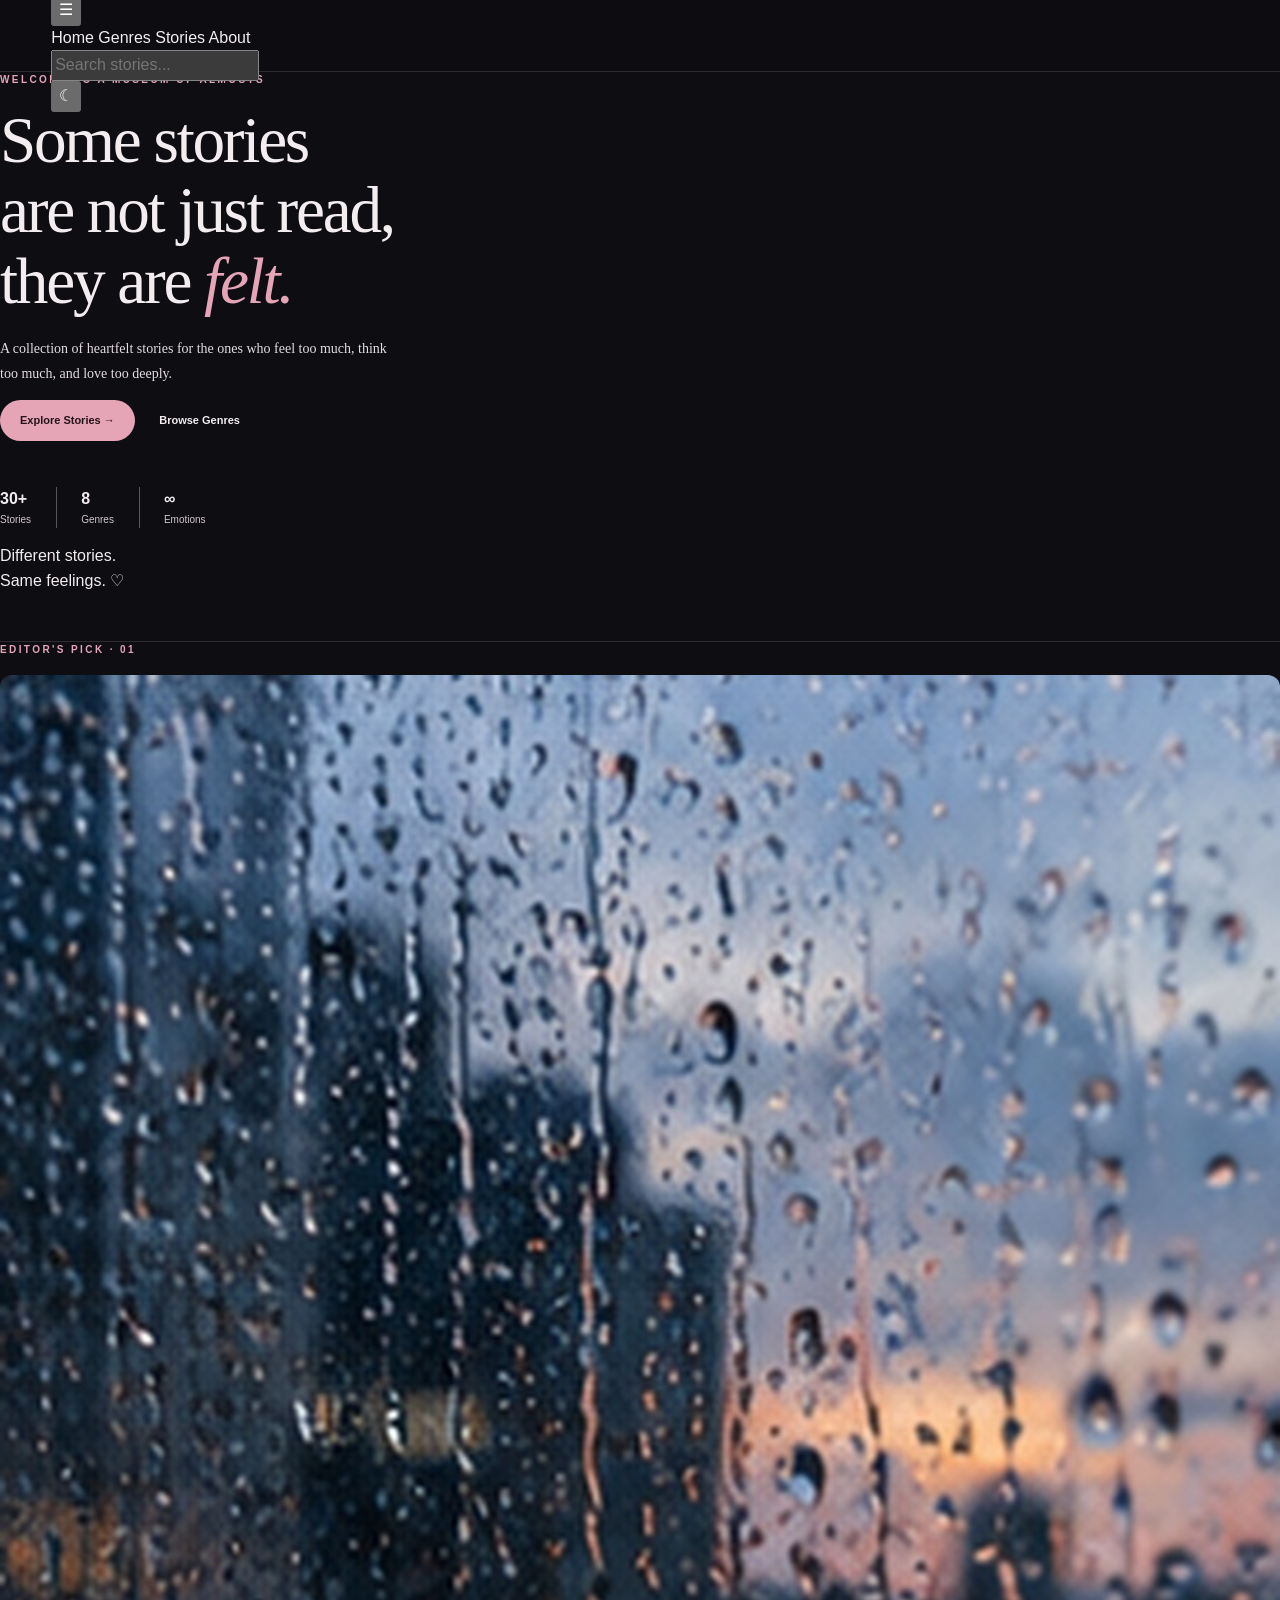
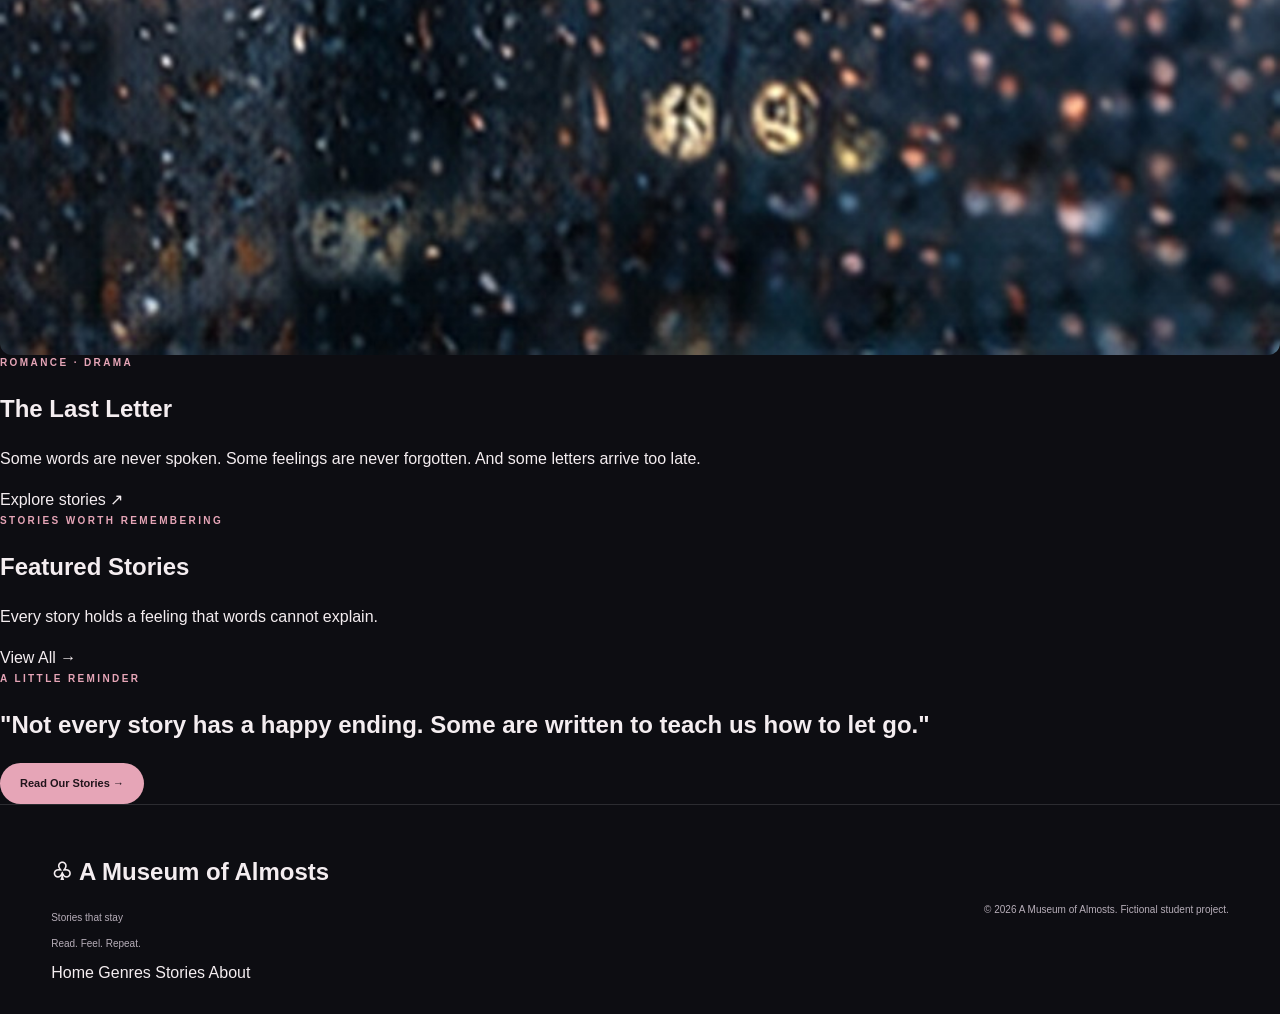
<file: index.html>
<!DOCTYPE html>
<html lang="en">

<head>
  <meta charset="UTF-8">
  <meta name="viewport"
        content="width=device-width, initial-scale=1.0">

  <title>A Museum of Almosts | Home</title>

  <link rel="stylesheet" href="style.css">
  <script src="stories.js" defer></script>
  <script src="script.js" defer></script>
</head>

<body class="dark">

  <header class="site-header">

    <div class="header-inner">

      <a href="index.html" class="brand">
        <span class="brand-mark">♧</span>

        <span>
          <strong>A Museum of Almosts</strong>
          <small>Stories that stay</small>
        </span>
      </a>

      <button id="menuToggle"
              class="menu-toggle"
              aria-label="Toggle menu">
        ☰
      </button>

      <nav id="mainNav" class="main-nav">
        <a href="index.html" class="active">Home</a>
        <a href="genres.html">Genres</a>
        <a href="stories.html">Stories</a>
        <a href="about.html">About</a>
      </nav>

      <div class="header-actions">

        <form action="stories.html" method="get">
          <input
            type="search"
            name="q"
            placeholder="Search stories..."
          >
        </form>

        <button id="themeToggle"
                aria-label="Toggle theme">
          ☾
        </button>

      </div>

    </div>

  </header>


  <main>

    <!-- HERO SECTION -->

    <section class="hero">

      <div class="hero-content">

        <p class="eyebrow">
          WELCOME TO A MUSEUM OF ALMOSTS
        </p>

        <h1>
          Some stories<br>
          are not just read,<br>
          they are <em>felt.</em>
        </h1>

        <p class="hero-description">
          A collection of heartfelt stories
          for the ones who feel too much,
          think too much, and love too deeply.
        </p>

        <div class="hero-buttons">

          <a href="stories.html"
             class="button primary">
            Explore Stories →
          </a>

          <a href="genres.html"
             class="button secondary">
            Browse Genres
          </a>

        </div>

        <div class="hero-stats">

          <div>
            <strong>30+</strong>
            <span>Stories</span>
          </div>

          <div>
            <strong>8</strong>
            <span>Genres</span>
          </div>

          <div>
            <strong>∞</strong>
            <span>Emotions</span>
          </div>

        </div>

        <p class="hero-quote">
          Different stories.<br>
          Same feelings. ♡
        </p>

      </div>

    </section>


    <!-- EDITOR'S PICK -->

    <section class="editors-pick">

      <div class="editor-card">

        <p class="eyebrow">
          EDITOR'S PICK · 01
        </p>

        <div class="editor-content">

          <div class="editor-image">

            <img
              src="photo-01.jpg"
              alt="Rainy city seen through a window"
              loading="lazy"
              style="
                width:100%;
                height:100%;
                object-fit:cover;
                display:block;
                border-radius:12px;
              "
            >

          </div>

          <div class="editor-info">

            <p class="eyebrow">
              ROMANCE · DRAMA
            </p>

            <h2>The Last Letter</h2>

            <p>
              Some words are never spoken.
              Some feelings are never forgotten.
              And some letters arrive too late.
            </p>

            <a href="stories.html"
               class="editor-link">
              Explore stories ↗
            </a>

          </div>

        </div>

      </div>

    </section>


    <!-- FEATURED STORIES -->

    <section class="featured-section">

      <div class="section-heading">

        <div>
          <p class="eyebrow">
            STORIES WORTH REMEMBERING
          </p>

          <h2>Featured Stories</h2>

          <p>
            Every story holds a feeling
            that words cannot explain.
          </p>
        </div>

        <a href="stories.html">
          View All →
        </a>

      </div>

      <div id="featuredGrid"
           class="featured-grid">
      </div>

    </section>


    <!-- QUOTE -->

    <section class="quote-section">

      <p class="eyebrow">
        A LITTLE REMINDER
      </p>

      <h2>
        "Not every story has a happy ending.
        Some are written to teach us
        how to let go."
      </h2>

      <a href="stories.html"
         class="button primary">
        Read Our Stories →
      </a>

    </section>

  </main>


  <!-- FOOTER -->

  <footer class="site-footer">

    <div class="footer-inner">

      <div class="footer-brand">

        <h2>♧ A Museum of Almosts</h2>

        <p>Stories that stay</p>

        <p>Read. Feel. Repeat.</p>

      </div>

      <div class="footer-links">

        <a href="index.html">Home</a>
        <a href="genres.html">Genres</a>
        <a href="stories.html">Stories</a>
        <a href="about.html">About</a>

      </div>

    </div>

    <p class="copyright">
      © 2026 A Museum of Almosts.
      Fictional student project.
    </p>

  </footer>

</body>
</html>
</file>
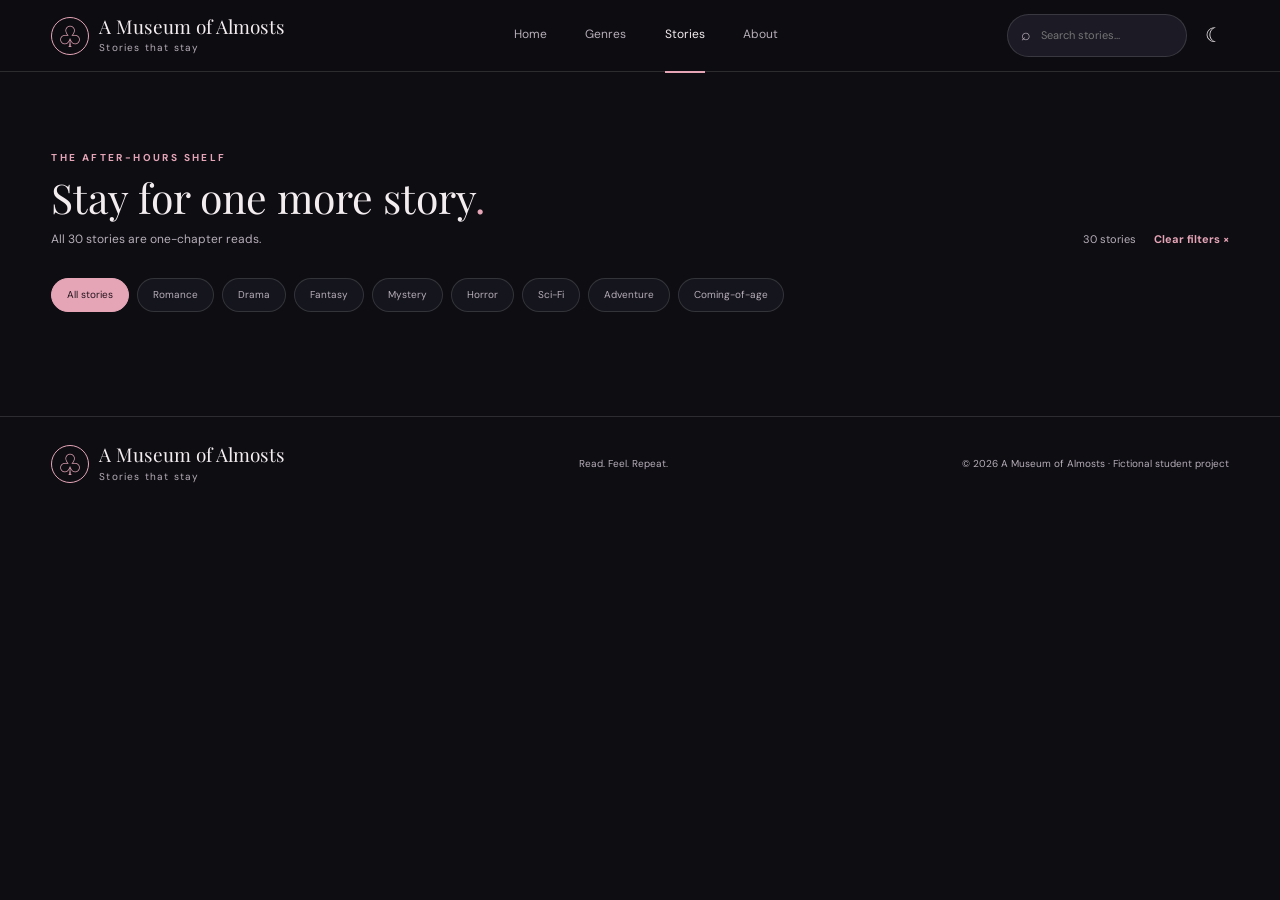
<file: stories.html>
<!DOCTYPE html><html lang="en"><head><meta charset="UTF-8"><meta name="viewport" content="width=device-width, initial-scale=1.0"><meta name="description" content="A Museum of Almosts — stories that stay."><title>Stories — A Museum of Almosts</title><link rel="preconnect" href="https://fonts.googleapis.com"><link href="https://fonts.googleapis.com/css2?family=DM+Sans:wght@400;500;600;700&family=Playfair+Display:ital,wght@0,500;0,600;0,700;1,500;1,600&display=swap" rel="stylesheet"><link rel="stylesheet" href="style.css"></head><body><header class="site-header"><a class="brand" href="index.html"><span class="brand-icon">♧</span><span>A Museum of Almosts<small>Stories that stay</small></span></a><nav class="nav" id="mainNav"><a href="index.html">Home</a><a href="genres.html">Genres</a><a class="active" href="stories.html">Stories</a><a href="about.html">About</a></nav><div class="header-tools"><label class="search-box"><span>⌕</span><input id="searchInput" type="search" placeholder="Search stories..." aria-label="Search stories"></label><button class="icon-button" id="themeToggle" aria-label="Toggle theme">☾</button><button class="menu-button" id="menuToggle" aria-label="Open menu">☰</button></div></header><main><section class="library-section section-wrap" id="library"><div class="section-title"><div><p class="eyebrow">THE AFTER-HOURS SHELF</p><h2>Stay for one more story<span>.</span></h2><p>All 30 stories are one-chapter reads.</p></div><div class="filter-summary"><span id="resultsCount">30 stories</span><button id="clearFilters" class="text-link">Clear filters ×</button></div></div><div class="genre-pills" id="genrePills"><button class="genre-chip active" data-genre="All">All stories</button><button class="genre-chip" data-genre="Romance">Romance</button><button class="genre-chip" data-genre="Drama">Drama</button><button class="genre-chip" data-genre="Fantasy">Fantasy</button><button class="genre-chip" data-genre="Mystery">Mystery</button><button class="genre-chip" data-genre="Horror">Horror</button><button class="genre-chip" data-genre="Sci-Fi">Sci-Fi</button><button class="genre-chip" data-genre="Adventure">Adventure</button><button class="genre-chip" data-genre="Coming-of-age">Coming-of-age</button></div><div class="book-grid" id="bookGrid"></div></section></main><footer class="site-footer"><a class="brand" href="index.html"><span class="brand-icon">♧</span><span>A Museum of Almosts<small>Stories that stay</small></span></a><p>Read. Feel. Repeat.</p><span>© 2026 A Museum of Almosts · Fictional student project</span></footer><script src="stories.js"></script><script src="script.js"></script></body></html>
</file>
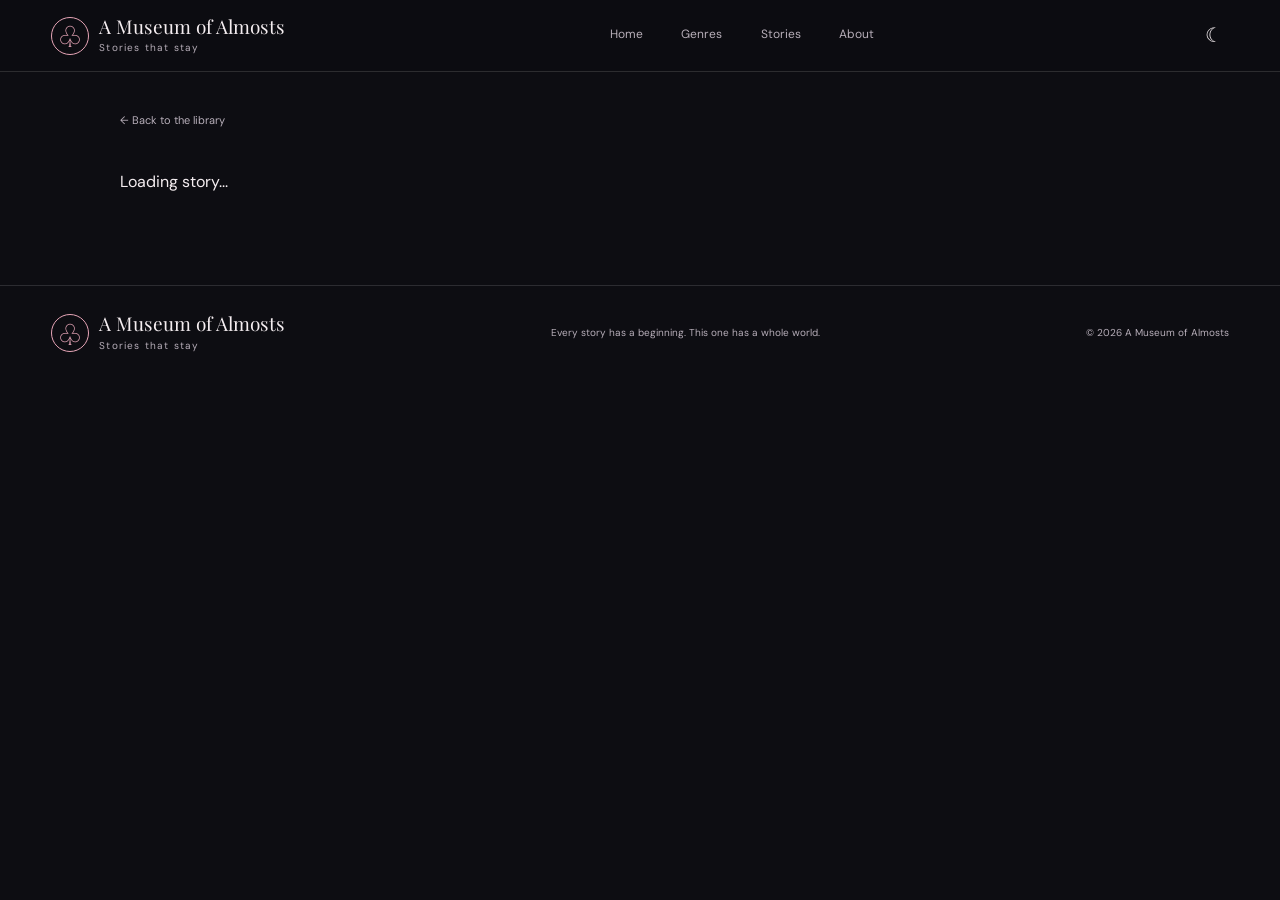
<file: story.html>
<!DOCTYPE html><html lang="en"><head><meta charset="UTF-8"><meta name="viewport" content="width=device-width, initial-scale=1.0"><title>Read Story — A Museum of Almosts</title><link href="https://fonts.googleapis.com/css2?family=DM+Sans:wght@400;500;600;700&family=Playfair+Display:ital,wght@0,500;0,600;0,700;1,500&display=swap" rel="stylesheet"><link rel="stylesheet" href="style.css"></head><body class="reading-page"><header class="site-header"><a class="brand" href="index.html"><span class="brand-icon">♧</span><span>A Museum of Almosts<small>Stories that stay</small></span></a><nav class="nav" id="mainNav"><a href="index.html">Home</a><a href="genres.html">Genres</a><a href="stories.html">Stories</a><a href="about.html">About</a></nav><div class="header-tools"><button class="icon-button" id="themeToggle" aria-label="Toggle theme">☾</button><button class="menu-button" id="menuToggle" aria-label="Open menu">☰</button></div></header><main class="reader-wrap"><a class="back-link" href="stories.html">← Back to the library</a><section id="storyDetail"><p>Loading story...</p></section></main><footer class="site-footer"><a class="brand" href="index.html"><span class="brand-icon">♧</span><span>A Museum of Almosts<small>Stories that stay</small></span></a><p>Every story has a beginning. This one has a whole world.</p><span>© 2026 A Museum of Almosts</span></footer><script src="stories.js"></script><script src="script.js"></script></body></html>
</file>
<file: style.css>
:root{--bg:#0d0d12;--panel:#15151d;--panel2:#1c1a24;--text:#f4edf0;--muted:#b7aeb9;--line:rgba(255,255,255,.13);--pink:#e6a5b7;--pink2:#f0bdc8;--ink:#17131a;--shadow:0 20px 60px rgba(0,0,0,.32)}*{box-sizing:border-box}html{scroll-behavior:smooth;scroll-padding-top:85px}body{margin:0;background:var(--bg);color:var(--text);font-family:'DM Sans',sans-serif;line-height:1.55;transition:background .25s,color .25s}body:not(.dark){--bg:#f4eff0;--panel:#fffafa;--panel2:#eee4e7;--text:#282029;--muted:#766b74;--line:rgba(40,25,35,.14);--pink:#a94f6c;--pink2:#c97c93;--ink:#fff;--shadow:0 20px 55px rgba(64,36,49,.12)}a{color:inherit;text-decoration:none}button,input{font:inherit}button{cursor:pointer}.site-header{height:72px;padding:0 clamp(18px,4vw,64px);display:flex;align-items:center;justify-content:space-between;gap:28px;border-bottom:1px solid var(--line);position:sticky;top:0;z-index:50;background:color-mix(in srgb,var(--bg) 88%,transparent);backdrop-filter:blur(18px)}.brand{display:flex;align-items:center;gap:10px;min-width:180px;font-family:'Playfair Display',serif;font-size:19px;line-height:1.05}.brand-icon{font-size:29px;color:var(--pink);border:1px solid var(--pink);width:38px;height:38px;display:grid;place-items:center;border-radius:50%}.brand small{display:block;font:10px 'DM Sans',sans-serif;letter-spacing:.12em;color:var(--muted);margin-top:5px}.nav{display:flex;align-items:center;gap:clamp(18px,3vw,42px)}.nav a{font-size:12px;color:var(--muted);padding:27px 0;border-bottom:2px solid transparent}.nav a:hover,.nav a.active{color:var(--text);border-color:var(--pink)}.header-tools{display:flex;align-items:center;gap:12px}.search-box{display:flex;align-items:center;gap:8px;background:var(--panel2);border:1px solid var(--line);border-radius:30px;padding:8px 13px;color:var(--muted);width:180px}.search-box input{background:transparent;border:0;outline:0;color:var(--text);width:100%;font-size:11px}.icon-button,.menu-button{border:0;background:transparent;color:var(--text);font-size:20px;padding:6px}.menu-button{display:none}.hero{min-height:570px;display:grid;grid-template-columns:minmax(0,1.35fr) minmax(270px,.65fr);position:relative;overflow:hidden;border-bottom:1px solid var(--line)}.hero-photo{position:absolute;inset:0 24% 0 0;background:url('images/photo-01.jpg') center 45%/cover no-repeat;filter:saturate(.78)}.hero-overlay{position:absolute;inset:0;background:linear-gradient(90deg,rgba(8,8,13,.91) 0%,rgba(8,8,13,.74) 38%,rgba(8,8,13,.17) 70%,rgba(8,8,13,.85) 100%),linear-gradient(0deg,rgba(8,8,13,.65),transparent 50%)}body:not(.dark) .hero-overlay{background:linear-gradient(90deg,rgba(23,16,22,.78),rgba(23,16,22,.43) 46%,rgba(23,16,22,.13) 70%,rgba(23,16,22,.75)),linear-gradient(0deg,rgba(23,16,22,.55),transparent 55%)}.hero-copy{position:relative;z-index:1;padding:clamp(42px,7vw,100px) 0 36px clamp(22px,5vw,76px);max-width:680px}.eyebrow{font-size:10px;letter-spacing:.24em;color:var(--pink);font-weight:700;margin:0 0 17px}.hero h1{font:clamp(40px,5.1vw,70px)/1.08 'Playfair Display',serif;letter-spacing:-.035em;margin:0 0 20px;max-width:560px}.hero h1 em,.quote-content em{color:var(--pink);font-weight:500}.hero-description{font:14px/1.8 'Playfair Display',serif;max-width:390px;color:#e4dbe0}.hero-actions{display:flex;gap:12px;margin-top:25px;flex-wrap:wrap}.button{display:inline-flex;align-items:center;justify-content:center;gap:15px;padding:12px 20px;border-radius:30px;font-size:11px;font-weight:700;transition:transform .2s,background .2s}.button:hover{transform:translateY(-2px)}.primary{background:var(--pink);color:#21151c}.primary:hover{background:var(--pink2)}.ghost{border:1px solid rgba(255,255,255,.42);color:#fff;background:rgba(0,0,0,.15)}.hero-stats{display:flex;gap:24px;margin-top:46px}.hero-stats div{border-right:1px solid rgba(255,255,255,.3);padding-right:25px;display:flex;flex-direction:column}.hero-stats div:last-child{border:0}.hero-stats b{font:22px 'Playfair Display',serif}.hero-stats span{font-size:10px;color:#d1c6ce}.hand-note{position:absolute;bottom:30px;left:65%;font:italic 15px 'Playfair Display',serif;color:#f0c1d0;transform:rotate(-7deg)}.hero-feature{z-index:2;align-self:stretch;background:rgba(12,12,18,.77);backdrop-filter:blur(15px);border-left:1px solid rgba(255,255,255,.16);padding:35px clamp(20px,3vw,45px);display:flex;flex-direction:column;justify-content:center}.hero-feature .eyebrow{font-size:9px}.hero-feature img{width:100%;height:185px;object-fit:cover;border-radius:4px;filter:saturate(.78)}.genre-label{display:block;color:var(--pink);font-size:9px;letter-spacing:.13em;margin-top:18px}.hero-feature h2{font:29px 'Playfair Display',serif;margin:7px 0}.hero-feature p:not(.eyebrow){color:#c8bdc6;font-size:12px}.text-link{color:var(--pink);font-size:11px;font-weight:700;background:none;border:0;padding:0}.section-wrap{width:min(1320px,92%);margin:auto}.featured,.library-section{padding:78px 0}.section-title{display:flex;align-items:end;justify-content:space-between;gap:24px;margin-bottom:30px}.section-title .eyebrow{margin-bottom:8px}.section-title h2,.about-copy h2{font:clamp(28px,3.2vw,42px)/1.15 'Playfair Display',serif;margin:0 0 9px}.section-title h2 span,.about-copy h2 span{color:var(--pink)}.section-title p:not(.eyebrow){font-size:12px;color:var(--muted);margin:0}.featured-grid{display:grid;grid-template-columns:repeat(5,minmax(0,1fr));gap:18px}.feature-card{min-width:0}.feature-cover{height:245px;display:block;position:relative;overflow:hidden;background:var(--panel2);border-radius:4px}.feature-cover img{width:100%;height:100%;object-fit:cover;transition:transform .5s;filter:saturate(.8)}.feature-cover:after{content:'';position:absolute;inset:25% 0 0;background:linear-gradient(transparent,rgba(9,7,13,.88))}.feature-cover:hover img,.book-cover:hover img{transform:scale(1.06)}.cover-title{position:absolute;z-index:1;bottom:13px;left:13px;right:13px;font:18px/1.12 'Playfair Display',serif;color:#fff}.feature-card h3{font:16px 'Playfair Display',serif;margin:11px 0 3px}.feature-card p{font-size:10px;color:var(--muted);margin:0}.genre-section{background:var(--panel);padding:76px 0;border-top:1px solid var(--line);border-bottom:1px solid var(--line)}.genre-grid{display:grid;grid-template-columns:repeat(4,minmax(0,1fr));gap:14px}.genre-card{min-height:175px;text-align:left;color:white;border:1px solid rgba(255,255,255,.18);border-radius:5px;padding:18px;display:flex;flex-direction:column;justify-content:end;position:relative;overflow:hidden;background-image:linear-gradient(0deg,rgba(8,7,13,.88),rgba(8,7,13,.1)),var(--genre-img);background-size:cover;background-position:center;transition:transform .25s,border .25s}.genre-card:hover{transform:translateY(-4px);border-color:var(--pink)}.genre-card span{font-size:8px;letter-spacing:.15em;color:#f1b7c8}.genre-card b{font:25px 'Playfair Display',serif;margin:5px 0}.genre-card small{font-size:10px;color:#e4dbe0}.filter-summary{display:flex;align-items:center;gap:18px;color:var(--muted);font-size:11px}.genre-pills{display:flex;flex-wrap:wrap;gap:8px;margin-bottom:26px}.genre-chip{border:1px solid var(--line);background:var(--panel);color:var(--muted);padding:8px 15px;border-radius:25px;font-size:10px}.genre-chip:hover,.genre-chip.active{background:var(--pink);color:#24151d;border-color:var(--pink)}.book-grid{display:grid;grid-template-columns:repeat(5,minmax(0,1fr));gap:27px 18px}.book-card{min-width:0;position:relative}.cover-link{height:260px;display:block;position:relative;overflow:hidden;background:var(--panel2);border-radius:4px;box-shadow:var(--shadow)}.cover-link img{width:100%;height:100%;object-fit:cover;transition:transform .4s;filter:saturate(.78)}.cover-link:after{content:'';position:absolute;inset:20% 0 0;background:linear-gradient(transparent,rgba(10,8,14,.88))}.read-overlay{position:absolute;z-index:1;left:12px;bottom:13px;color:#fff;font-size:9px;letter-spacing:.13em}.card-top{display:flex;justify-content:space-between;align-items:center;margin-top:11px}.genre-tag{font-size:9px;color:var(--pink);letter-spacing:.06em}.like-button{border:0;background:none;color:var(--muted);font-size:20px;padding:0 3px}.like-button.liked{color:var(--pink)}.book-title{font:17px 'Playfair Display',serif;margin:3px 0 2px}.book-author{font-size:10px;color:var(--muted);margin:0 0 7px}.book-synopsis{font-size:10px;line-height:1.55;color:var(--muted);margin:0;display:-webkit-box;-webkit-line-clamp:2;-webkit-box-orient:vertical;overflow:hidden}.empty-state{grid-column:1/-1;padding:40px;text-align:center;color:var(--muted)}.quote-band{min-height:280px;position:relative;display:grid;place-items:center;text-align:center;overflow:hidden}.quote-photo{position:absolute;inset:0;background:linear-gradient(rgba(8,7,12,.73),rgba(8,7,12,.8)),url('images/photo-02.jpg') center 55%/cover}.quote-content{position:relative;padding:50px 20px}.quote-mark{font:70px 'Playfair Display',serif;color:var(--pink);height:44px;display:block}.quote-content p{font:clamp(24px,3vw,36px)/1.4 'Playfair Display',serif;margin:0 0 20px;color:#fff}.quote-credit{font-size:9px;letter-spacing:.2em;color:#d2c5ce}.about-section{display:grid;grid-template-columns:1fr 1fr;gap:clamp(30px,7vw,100px);align-items:center;padding-top:85px;padding-bottom:85px}.about-image{height:360px;overflow:hidden;border-radius:4px;position:relative}.about-image:after{content:'';position:absolute;inset:0;border:1px solid rgba(255,255,255,.2);pointer-events:none}.about-image img{width:100%;height:100%;object-fit:cover;filter:saturate(.7)}.about-copy h2{font-size:clamp(32px,4vw,48px);margin-bottom:20px}.about-copy p:not(.eyebrow){font-size:13px;line-height:1.9;color:var(--muted);max-width:460px}.about-copy .button{margin-top:14px}.site-footer{border-top:1px solid var(--line);padding:28px 4%;display:flex;align-items:center;justify-content:space-between;gap:20px;flex-wrap:wrap}.site-footer p,.site-footer>span{font-size:10px;color:var(--muted)}.reader-wrap{width:min(1040px,92%);margin:35px auto 90px}.back-link{font-size:11px;color:var(--muted);display:inline-block;margin-bottom:25px}.story-detail{display:grid;grid-template-columns:minmax(220px,.72fr) 1.28fr;gap:clamp(25px,5vw,65px);align-items:center;margin-bottom:45px}.story-poster{width:100%;max-height:470px;object-fit:cover;border-radius:4px;box-shadow:var(--shadow)}.story-info h1{font:clamp(35px,5vw,60px)/1.08 'Playfair Display',serif;margin:0 0 12px}.story-meta{font-size:12px;color:var(--muted)}.story-synopsis{font:16px/1.8 'Playfair Display',serif;color:var(--muted)}.story-actions{display:flex;flex-wrap:wrap;gap:10px;margin:24px 0}.story-actions button,.reader-bottom button{border:0}.secondary-button{border:1px solid var(--line)!important;background:transparent;color:var(--text);border-radius:30px;padding:11px 16px;font-size:11px}.synopsis-panel{border-top:1px solid var(--line);padding-top:10px}.scene-image{width:100%;height:350px;object-fit:cover;border-radius:4px;filter:saturate(.75);margin-bottom:35px}.chapter-box{width:min(760px,100%);margin:0 auto;background:var(--panel);border:1px solid var(--line);padding:clamp(25px,5vw,65px);border-radius:5px}.chapter-kicker{font-size:9px;letter-spacing:.18em;color:var(--pink)}.chapter-box h2{font:36px 'Playfair Display',serif;margin:8px 0 20px}.reading-progress{height:3px;background:var(--panel2);margin:25px 0 7px}.reading-progress span{height:100%;width:0;background:var(--pink);display:block;transition:width .15s}.progress-label{font-size:10px;color:var(--muted);text-align:right}.story-copy{font:17px/2 'Playfair Display',serif;margin-top:35px}.story-copy p{margin:0 0 24px}.end-note{border-top:1px solid var(--line);padding:22px 0;color:var(--pink);font:italic 15px 'Playfair Display',serif}.reader-bottom{display:flex;justify-content:space-between;gap:10px;flex-wrap:wrap}.reader-bottom .primary{border:0}.dark{color-scheme:dark}@media(min-width:1400px){.hero{min-height:620px}.hero-copy{padding-top:100px}.cover-link{height:300px}.feature-cover{height:275px}}@media(max-width:1000px){.brand{min-width:auto}.nav{gap:17px}.search-box{width:145px}.featured-grid{grid-template-columns:repeat(3,minmax(0,1fr))}.book-grid{grid-template-columns:repeat(4,minmax(0,1fr))}.cover-link{height:250px}.hero{grid-template-columns:1fr 290px}.hero-photo{right:20%}.hero-copy{padding-left:28px}.hero-feature{padding:25px 20px}.genre-grid{grid-template-columns:repeat(4,minmax(0,1fr))}}@media(max-width:700px){.site-header{height:64px;padding:0 16px;gap:12px}.brand{font-size:16px}.brand-icon{width:32px;height:32px;font-size:24px}.nav{display:none;position:absolute;top:63px;left:0;right:0;background:var(--panel);padding:16px 22px 20px;flex-direction:column;align-items:stretch;gap:0;border-bottom:1px solid var(--line)}.nav.open{display:flex}.nav a{padding:12px 0;border-bottom:1px solid var(--line)}.header-tools{gap:6px}.search-box{width:120px;padding:7px 10px}.menu-button{display:block}.hero{display:block;min-height:690px}.hero-photo{inset:0;background-position:58% center}.hero-overlay{background:linear-gradient(90deg,rgba(8,8,13,.78),rgba(8,8,13,.2)),linear-gradient(0deg,rgba(8,8,13,.9),transparent 75%)}.hero-copy{padding:75px 22px 35px}.hero h1{font-size:clamp(42px,12vw,61px)}.hero-description{max-width:330px}.hero-stats{margin-top:35px;gap:16px}.hero-stats div{padding-right:16px}.hand-note{left:auto;right:20px;bottom:30px;font-size:12px}.hero-feature{position:absolute;left:22px;right:22px;bottom:18px;padding:14px 16px;display:grid;grid-template-columns:85px 1fr;gap:14px;align-items:center;background:rgba(12,12,18,.82);border:1px solid rgba(255,255,255,.17);border-radius:5px}.hero-feature .eyebrow{grid-column:1/-1;margin:0}.hero-feature img{height:95px;grid-row:2/4}.hero-feature .genre-label{margin-top:0;font-size:8px}.hero-feature h2{font-size:21px;margin:3px 0}.hero-feature p:not(.eyebrow){display:none}.hero-feature .text-link{grid-column:2}.featured,.library-section{padding:55px 0}.section-title{align-items:start;flex-direction:column;margin-bottom:22px}.section-title h2{font-size:32px}.featured-grid{grid-template-columns:repeat(2,minmax(0,1fr));gap:20px 13px}.feature-cover{height:220px}.genre-grid{grid-template-columns:repeat(2,minmax(0,1fr));gap:10px}.genre-card{min-height:150px;padding:13px}.genre-card b{font-size:22px}.book-grid{grid-template-columns:repeat(2,minmax(0,1fr));gap:23px 13px}.cover-link{height:240px}.book-title{font-size:16px}.book-synopsis{font-size:10px}.filter-summary{width:100%;justify-content:space-between}.about-section{grid-template-columns:1fr;padding-top:55px;padding-bottom:55px;gap:25px}.about-image{height:250px}.about-copy h2{font-size:36px}.quote-band{min-height:240px}.site-footer{align-items:flex-start;flex-direction:column;gap:10px}.story-detail{grid-template-columns:105px 1fr;gap:18px;align-items:start}.story-poster{height:160px}.story-info h1{font-size:30px}.story-info .eyebrow{font-size:8px;letter-spacing:.12em;margin-bottom:8px}.story-meta{font-size:10px}.story-synopsis{font-size:13px;line-height:1.6}.story-actions{grid-column:1/-1;margin:15px 0}.story-actions .button,.story-actions .secondary-button{font-size:10px;padding:9px 12px}.synopsis-panel{grid-column:1/-1}.scene-image{height:220px}.chapter-box{padding:24px 19px}.chapter-box h2{font-size:30px}.story-copy{font-size:16px;line-height:1.9}.reader-wrap{margin-top:22px}}@media(max-width:390px){.search-box{width:95px}.hero-actions{gap:8px}.button{padding:11px 14px}.cover-link{height:210px}.feature-cover{height:190px}.story-detail{grid-template-columns:90px 1fr}.story-info h1{font-size:25px}}
</file>
